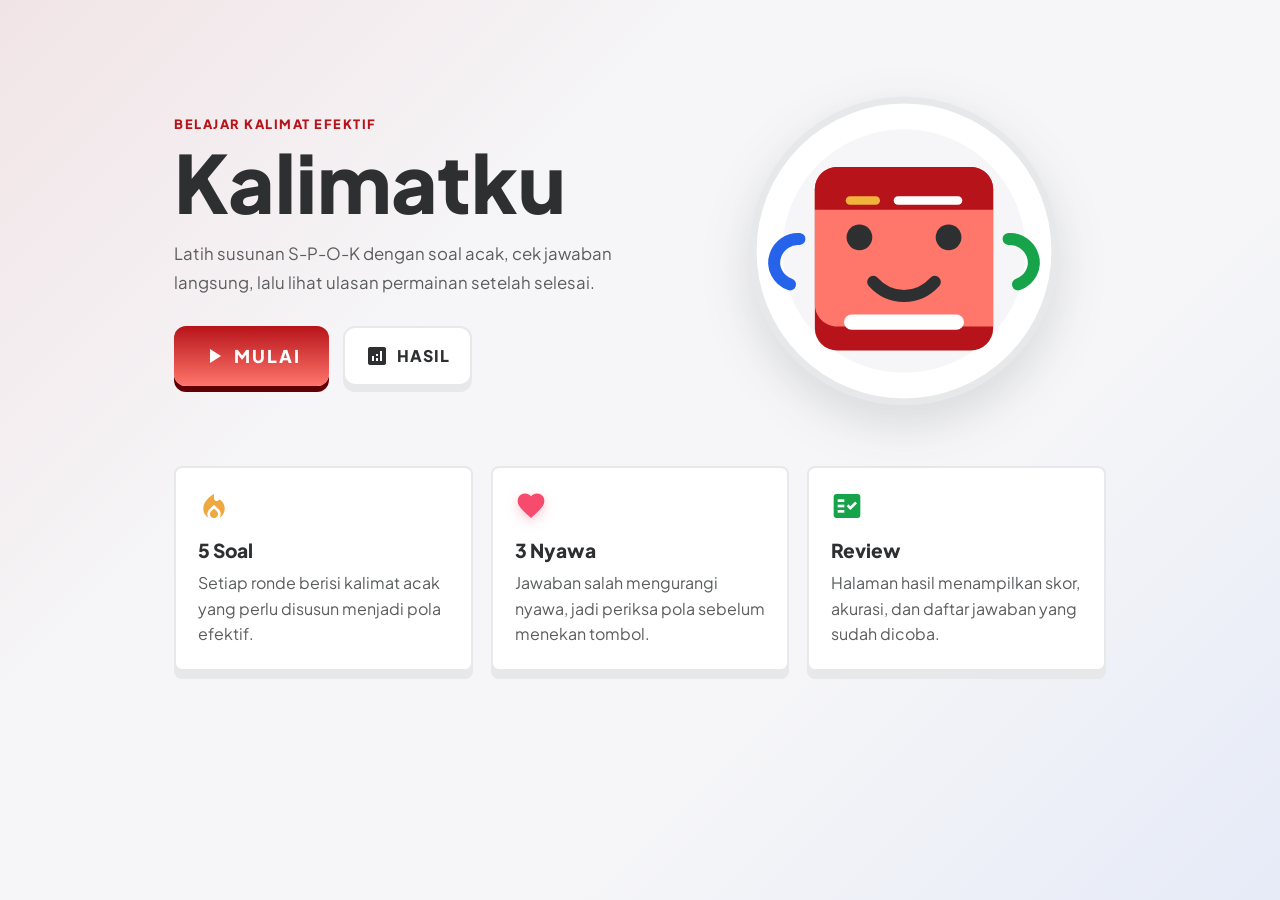
<file: index.html>
<!DOCTYPE html>
<html lang="id">
<head>
    <meta charset="utf-8" />
    <meta name="viewport" content="width=device-width, initial-scale=1.0" />
    <title>Kalimatku - Dashboard</title>

    <link href="https://fonts.googleapis.com/css2?family=Plus+Jakarta+Sans:wght@400;500;700;800&display=swap" rel="stylesheet" />
    <link href="https://fonts.googleapis.com/css2?family=Material+Symbols+Outlined:wght,FILL@100..700,0..1&display=swap" rel="stylesheet" />

    <link rel="stylesheet" href="assets/css/style.css">
</head>
<body class="dashboard-page">
    <main class="dashboard-shell">
        <section class="dashboard-hero">
            <div class="hero-copy">
                <p class="eyebrow">Belajar Kalimat Efektif</p>
                <h1>Kalimatku</h1>
                <p class="hero-desc">Latih susunan S-P-O-K dengan soal acak, cek jawaban langsung, lalu lihat ulasan permainan setelah selesai.</p>
                <div class="hero-actions">
                    <a class="btn-primary btn-link" href="ingame.html">
                        <span class="material-symbols-outlined">play_arrow</span>
                        MULAI
                    </a>
                    <a class="btn-secondary btn-link" href="result.html">
                        <span class="material-symbols-outlined">analytics</span>
                        HASIL
                    </a>
                </div>
            </div>
            <div class="hero-visual" aria-hidden="true">
                <img src="assets/img/mascot.svg" alt="" />
            </div>
        </section>

        <section class="dashboard-grid" aria-label="Ringkasan permainan">
            <article class="info-card">
                <span class="material-symbols-outlined info-icon icon-fire">local_fire_department</span>
                <h2>5 Soal</h2>
                <p>Setiap ronde berisi kalimat acak yang perlu disusun menjadi pola efektif.</p>
            </article>
            <article class="info-card">
                <span class="material-symbols-outlined info-icon icon-heart">favorite</span>
                <h2>3 Nyawa</h2>
                <p>Jawaban salah mengurangi nyawa, jadi periksa pola sebelum menekan tombol.</p>
            </article>
            <article class="info-card">
                <span class="material-symbols-outlined info-icon icon-green">fact_check</span>
                <h2>Review</h2>
                <p>Halaman hasil menampilkan skor, akurasi, dan daftar jawaban yang sudah dicoba.</p>
            </article>
        </section>
    </main>
    <script src="assets/js/page-transition.js"></script>
</body>
</html>
</file>
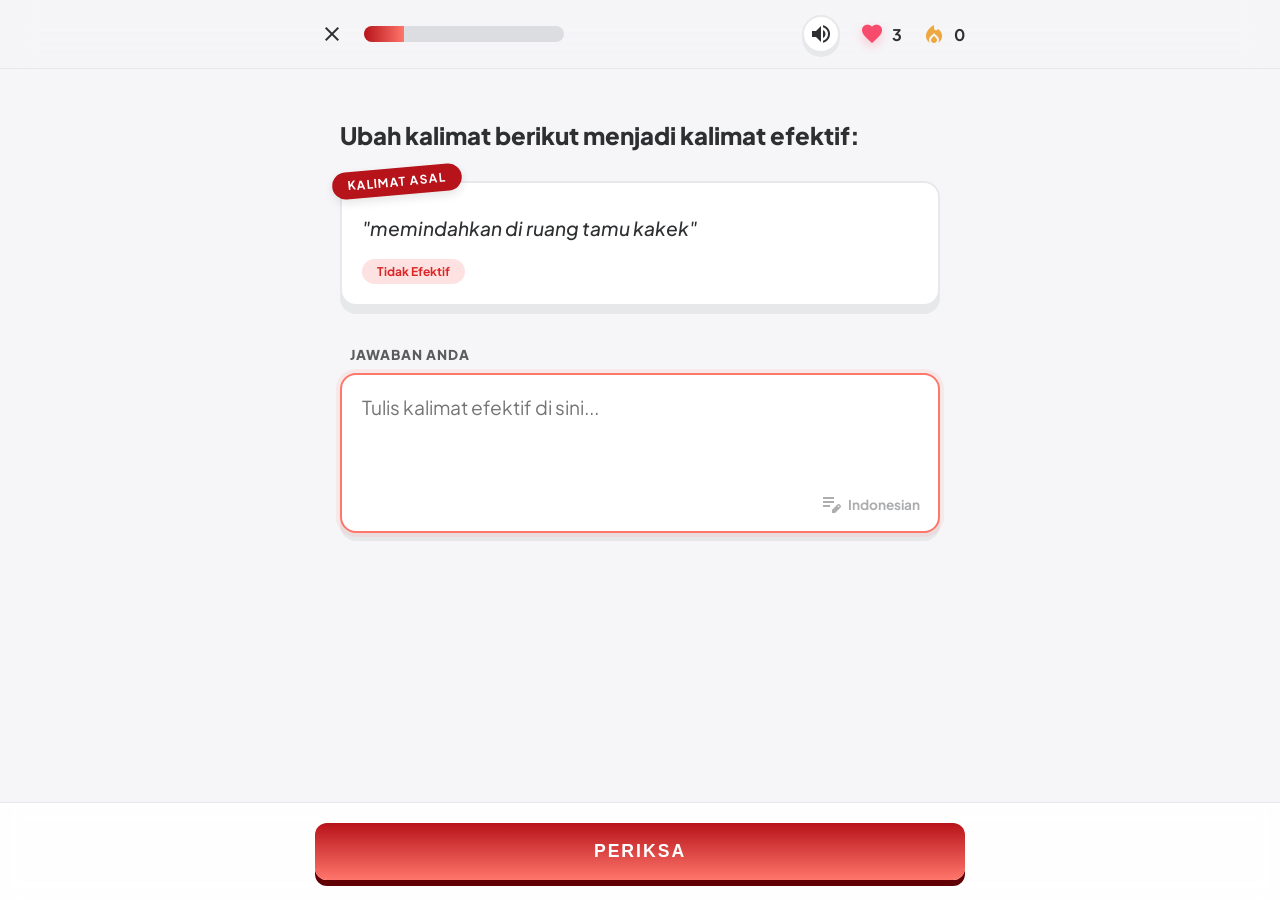
<file: ingame.html>
<!DOCTYPE html>
<html lang="id">
<head>
    <meta charset="utf-8" />
    <meta name="viewport" content="width=device-width, initial-scale=1.0" />
    <title>Kalimatku - Belajar Kalimat Efektif</title>
    
    <link href="https://fonts.googleapis.com/css2?family=Plus+Jakarta+Sans:wght@400;500;700;800&display=swap" rel="stylesheet" />
    <link href="https://fonts.googleapis.com/css2?family=Material+Symbols+Outlined:wght,FILL@100..700,0..1&display=swap" rel="stylesheet" />
    
    <link rel="stylesheet" href="assets/css/style.css">
</head>
<body>
    <header class="top-nav">
        <div class="nav-container">
            <div class="nav-left">
                <button id="btn-exit" class="btn-close material-symbols-outlined" title="Kembali ke dashboard">close</button>
                <div class="progress-container">
                    <div id="progress-bar" class="progress-fill"></div>
                </div>
            </div>
            <div class="nav-right">
                <button id="btn-audio" class="btn-audio material-symbols-outlined" type="button" title="Matikan suara">volume_up</button>
                <div class="stat-item">
                    <span class="material-symbols-outlined icon-heart">favorite</span>
                    <span id="lives-display">3</span>
                </div>
                <div class="stat-item">
                    <span class="material-symbols-outlined icon-fire">local_fire_department</span>
                    <span id="score-display">0</span>
                </div>
            </div>
        </div>
    </header>

    <main class="main-area">
        <h1 class="question-title">Ubah kalimat berikut menjadi kalimat efektif:</h1>
        
        <div class="prompt-card">
            <div class="badge-asal">KALIMAT ASAL</div>
            <p id="teks-soal" class="teks-soal">"..."</p>
            <div class="badge-status">Tidak Efektif</div>
        </div>

        <div class="input-section">
            <label for="answer-input">JAWABAN ANDA</label>
            <textarea id="answer-input" placeholder="Tulis kalimat efektif di sini..." rows="1" autofocus enterkeyhint="done"></textarea>
            <div class="input-footer">
                <span class="material-symbols-outlined">edit_note</span> Indonesian
            </div>
        </div>
    </main>

    <div id="feedback-drawer" class="feedback-drawer">
        <div class="drawer-container">
            <div class="feedback-info">
                <div id="feedback-icon-bg" class="icon-bg">
                    <span id="feedback-icon" class="material-symbols-outlined">check</span>
                </div>
                <div class="feedback-text">
                    <h3 id="feedback-title">Luar Biasa!</h3>
                    <p id="feedback-desc">Pola: S-P-O</p>
                </div>
            </div>
            <button id="btn-next" class="btn-action">LANJUT</button>
        </div>
    </div>

    <div class="bottom-bar">
        <div class="bottom-container">
            <button id="btn-check" class="btn-primary">PERIKSA</button>
        </div>
    </div>

    <script src="assets/js/dictionary.js"></script>
    <script src="assets/js/engine.js"></script>
    <script src="assets/js/main.js"></script>
    <script src="assets/js/page-transition.js"></script>
</body>
</html>
</file>
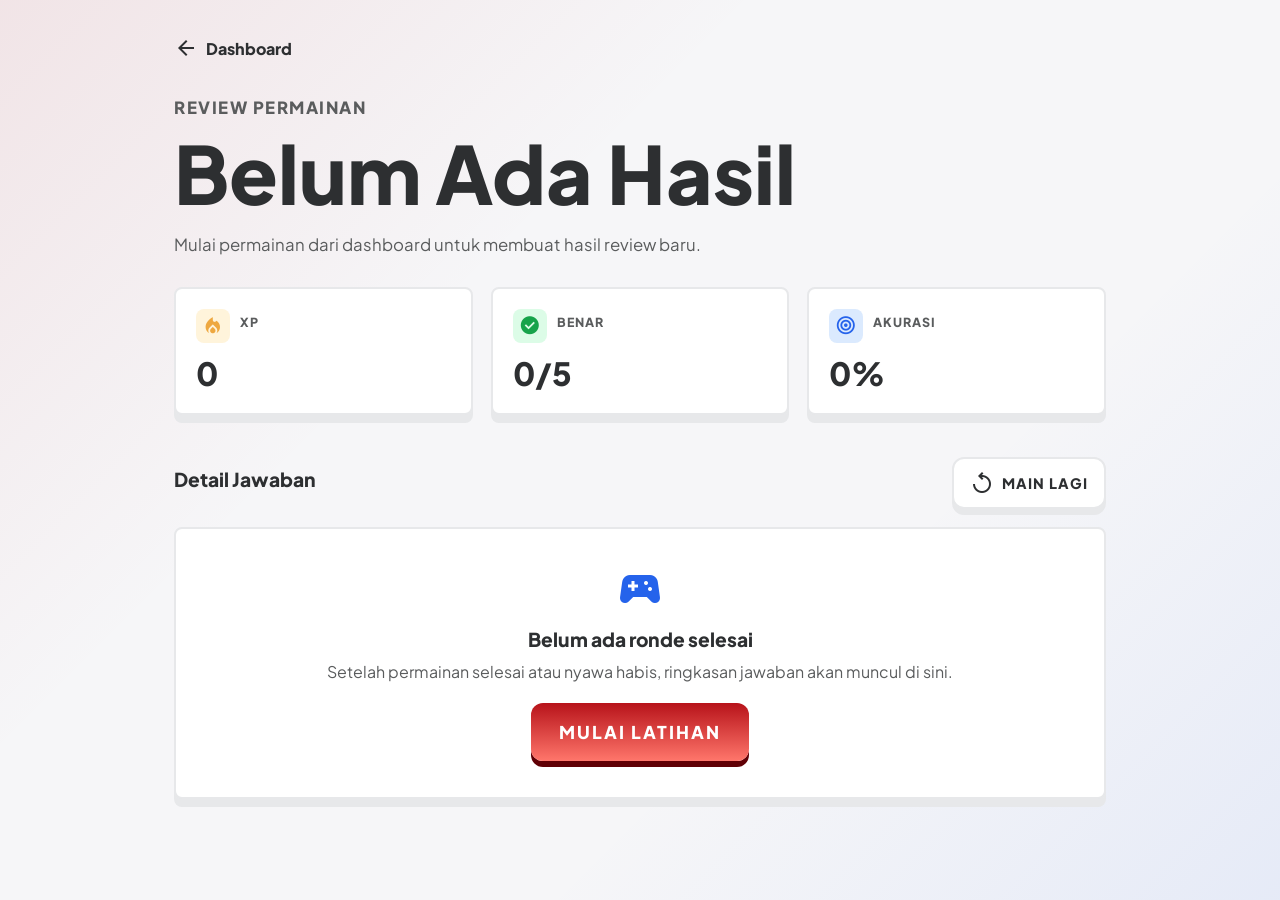
<file: result.html>
<!DOCTYPE html>
<html lang="id">
<head>
    <meta charset="utf-8" />
    <meta name="viewport" content="width=device-width, initial-scale=1.0" />
    <title>Kalimatku - Hasil Permainan</title>

    <link href="https://fonts.googleapis.com/css2?family=Plus+Jakarta+Sans:wght@400;500;700;800&display=swap" rel="stylesheet" />
    <link href="https://fonts.googleapis.com/css2?family=Material+Symbols+Outlined:wght,FILL@100..700,0..1&display=swap" rel="stylesheet" />

    <link rel="stylesheet" href="assets/css/style.css">
</head>
<body class="result-page">
    <main class="result-shell">
        <nav class="simple-nav">
            <a class="nav-back" href="index.html">
                <span class="material-symbols-outlined">arrow_back</span>
                Dashboard
            </a>
        </nav>

        <section class="result-header">
            <p class="eyebrow">Review Permainan</p>
            <h1 id="result-title">Hasil Latihan</h1>
            <p id="result-summary">Ringkasan permainan akan tampil setelah kamu menyelesaikan satu ronde.</p>
        </section>

        <section class="summary-grid" aria-label="Statistik hasil">
            <article class="summary-card">
                <div class="summary-heading">
                    <span class="summary-icon xp material-symbols-outlined">local_fire_department</span>
                    <span class="summary-label">XP</span>
                </div>
                <strong id="result-score">0</strong>
            </article>
            <article class="summary-card">
                <div class="summary-heading">
                    <span class="summary-icon correct material-symbols-outlined">check_circle</span>
                    <span class="summary-label">Benar</span>
                </div>
                <strong id="result-correct">0/5</strong>
            </article>
            <article class="summary-card">
                <div class="summary-heading">
                    <span class="summary-icon accuracy material-symbols-outlined">target</span>
                    <span class="summary-label">Akurasi</span>
                </div>
                <strong id="result-accuracy">0%</strong>
            </article>
        </section>

        <section class="review-section">
            <div class="section-heading">
                <h2>Detail Jawaban</h2>
                <a class="btn-secondary btn-link compact" href="ingame.html">
                    <span class="material-symbols-outlined">replay</span>
                    MAIN LAGI
                </a>
            </div>
            <div id="review-list" class="review-list"></div>
        </section>
    </main>

    <script src="assets/js/result.js"></script>
    <script src="assets/js/page-transition.js"></script>
</body>
</html>
</file>
<file: assets/css/style.css>
/* Variabel Warna Tema */
:root {
    --bg-main: #f6f6f8;
    --text-dark: #2d2f31;
    --text-muted: #5a5c5d;
    --border-color: #e7e8ea;
    
    --primary: #b7131a;
    --primary-light: #ff766b;
    --primary-shadow: #600005;
    
    --green-main: #16a34a;
    --green-bg: #dcfce7;
    --green-shadow: #166534;
    
    --red-main: #dc2626;
    --red-bg: #fee2e2;
    --red-shadow: #991b1b;

    --yellow-main: #f2b33d;
    --blue-main: #2563eb;
    --panel-bg: #ffffff;
}

* { margin: 0; padding: 0; box-sizing: border-box; }
body { font-family: 'Plus Jakarta Sans', sans-serif; background-color: var(--bg-main); color: var(--text-dark); overflow-x: hidden; }
.material-symbols-outlined { font-variation-settings: 'FILL' 1, 'wght' 400, 'GRAD' 0, 'opsz' 24; }

body::before {
    content: "";
    position: fixed;
    inset: 0;
    z-index: 999;
    pointer-events: none;
    background:
        radial-gradient(circle at 28% 24%, rgba(255, 118, 107, 0.18), transparent 34%),
        rgba(246, 246, 248, 0.92);
    opacity: 1;
    transform: scale(1);
    transition: opacity 280ms ease, transform 280ms ease;
}

body.page-ready::before {
    opacity: 0;
    transform: scale(1.03);
}

body.page-leaving::before {
    opacity: 1;
    transform: scale(1);
}

body.hot-streak::after {
    content: "";
    position: fixed;
    inset: 0;
    z-index: 55;
    pointer-events: none;
    background:
        radial-gradient(circle at 50% 18%, rgba(168, 85, 247, 0.18), transparent 32%),
        radial-gradient(circle at center, transparent 42%, rgba(88, 28, 135, 0.24) 100%);
    animation: purpleVignette 1.4s ease-in-out infinite alternate;
}

body > *:not(.feedback-drawer):not(.confetti-burst) {
    animation: pageEnter 320ms ease both;
}

body.page-leaving > *:not(.feedback-drawer):not(.confetti-burst) {
    animation: pageExit 280ms ease both;
}

@keyframes pageEnter {
    from {
        opacity: 0;
        transform: translateY(14px);
    }
    to {
        opacity: 1;
        transform: translateY(0);
    }
}

@keyframes pageExit {
    from {
        opacity: 1;
        transform: translateY(0);
    }
    to {
        opacity: 0;
        transform: translateY(-10px);
    }
}

@media (prefers-reduced-motion: reduce) {
    body::before {
        display: none;
    }

    body > *:not(.feedback-drawer):not(.confetti-burst),
    body.page-leaving > *:not(.feedback-drawer):not(.confetti-burst) {
        animation: none;
    }
}

/* === Navigation Bar === */
.top-nav { position: fixed; top: 0; width: 100%; background: rgba(246, 246, 248, 0.8); backdrop-filter: blur(16px); border-bottom: 1px solid var(--border-color); z-index: 50; padding: 15px 25px; display: flex; justify-content: center; }
.nav-container { width: 100%; max-width: 650px; display: flex; justify-content: space-between; align-items: center; }
.nav-left { display: flex; align-items: center; gap: 15px; flex: 1; }
.btn-close { background: none; border: none; cursor: pointer; color: var(--text-dark); border-radius: 50%; padding: 5px; transition: background-color 0.2s ease, color 0.2s ease, transform 0.2s ease; }
.btn-close:hover { background: var(--border-color); color: var(--primary); transform: rotate(90deg) scale(1.08); }

.progress-container { height: 16px; width: 100%; max-width: 200px; background: #dbdde0; border-radius: 10px; overflow: hidden; }
.progress-fill { height: 100%; width: 0%; background: linear-gradient(to right, var(--primary), var(--primary-light)); transition: width 0.3s ease; }

.nav-right { display: flex; align-items: center; gap: 20px; }
.stat-item { display: flex; align-items: center; gap: 8px; font-weight: bold; }
.btn-audio {
    width: 38px;
    height: 38px;
    border: 2px solid var(--border-color);
    border-radius: 50%;
    background: white;
    color: var(--text-dark);
    cursor: pointer;
    box-shadow: 0 4px 0 var(--border-color);
    transition: transform 0.18s ease, box-shadow 0.18s ease, color 0.18s ease, border-color 0.18s ease;
}
.btn-audio:hover {
    border-color: var(--primary-light);
    color: var(--primary);
    transform: translateY(-2px);
    box-shadow: 0 6px 0 var(--border-color), 0 10px 18px rgba(45, 47, 49, 0.08);
}
.btn-audio:active {
    transform: translateY(4px);
    box-shadow: none;
}
.btn-audio.muted {
    color: var(--text-muted);
    background: var(--bg-main);
}
.icon-heart { color: #f74b6d; filter: drop-shadow(0 4px 6px rgba(247, 75, 109, 0.3)); transform-origin: center; }
.icon-fire { color: #eea840; transform-origin: center bottom; transition: color 0.25s ease, filter 0.25s ease, transform 0.25s ease; }
.icon-fire.streak-glow {
    color: #ff8a00;
    filter:
        drop-shadow(0 0 7px rgba(255, 138, 0, 0.7))
        drop-shadow(0 0 16px rgba(242, 179, 61, 0.75));
    animation: fireGlow 1.1s ease-in-out infinite alternate;
}
.icon-fire.fire-pop {
    animation: firePop 520ms ease both;
}
.icon-fire.streak-glow.fire-pop {
    animation: firePop 520ms ease both, fireGlow 1.1s ease-in-out 520ms infinite alternate;
}
.icon-fire.streak-purple {
    color: #a855f7;
    filter:
        drop-shadow(0 0 8px rgba(168, 85, 247, 0.82))
        drop-shadow(0 0 20px rgba(126, 34, 206, 0.72));
    animation: purpleFireGlow 950ms ease-in-out infinite alternate;
}
.icon-fire.streak-purple.fire-pop {
    animation: firePop 520ms ease both, purpleFireGlow 950ms ease-in-out 520ms infinite alternate;
}
.icon-heart.heart-hurt {
    animation: heartHurt 620ms ease both;
}

/* === Main Content === */
.main-area { width: 100%; max-width: 650px; margin: 0 auto; padding: 120px 25px 150px; }
.question-title { font-size: 1.5rem; font-weight: 800; margin-bottom: 30px; line-height: 1.3; }

/* Prompt Card */
.prompt-card { background: white; border: 2px solid var(--border-color); border-radius: 16px; padding: 30px 20px 20px; position: relative; box-shadow: 0 8px 0 var(--border-color); margin-bottom: 40px; }
.badge-asal { position: absolute; top: -15px; left: -10px; transform: rotate(-5deg); background: var(--primary); color: white; padding: 6px 15px; border-radius: 20px; font-size: 0.75rem; font-weight: bold; letter-spacing: 1px; box-shadow: 0 4px 10px rgba(0,0,0,0.1); }
.teks-soal { font-size: 1.2rem; font-weight: 500; font-style: italic; line-height: 1.6; margin-bottom: 15px; }
.badge-status { display: inline-block; background: #fee2e2; color: var(--red-main); padding: 5px 15px; border-radius: 15px; font-size: 0.75rem; font-weight: bold; }

/* Input Section */
.input-section { position: relative; }
.input-section label { display: block; font-size: 0.85rem; font-weight: 800; color: var(--text-muted); margin-bottom: 10px; margin-left: 10px; letter-spacing: 1px; }
#answer-input { width: 100%; min-height: 160px; background: white; border: 2px solid var(--border-color); border-radius: 16px; padding: 20px; font-size: 1.2rem; font-family: inherit; color: var(--text-dark); resize: none; box-shadow: 0 8px 0 var(--border-color); outline: none; transition: 0.2s; }
#answer-input:focus { border-color: var(--primary-light); box-shadow: 0 0 0 4px rgba(255, 118, 107, 0.1), 0 8px 0 var(--border-color); }
.input-footer { position: absolute; bottom: 20px; right: 20px; font-size: 0.85rem; font-weight: bold; color: #acadaf; display: flex; align-items: center; gap: 5px; }
.input-section.answer-shake {
    animation: answerShake 420ms ease both;
}

.input-section.answer-shake #answer-input {
    border-color: var(--red-main);
    box-shadow: 0 0 0 4px rgba(220, 38, 38, 0.1), 0 8px 0 var(--red-bg);
}

/* === Bottom Bar & Button === */
.bottom-bar { position: fixed; bottom: 0; width: 100%; background: rgba(255, 255, 255, 0.9); backdrop-filter: blur(10px); border-top: 1px solid var(--border-color); padding: 20px 25px; z-index: 40; display: flex; justify-content: center; }
.bottom-container { width: 100%; max-width: 650px; }
.btn-primary { width: 100%; background: linear-gradient(to bottom, var(--primary), var(--primary-light)); color: white; border: none; padding: 18px; border-radius: 12px; font-size: 1.1rem; font-weight: 800; letter-spacing: 2px; box-shadow: 0 6px 0 var(--primary-shadow); cursor: pointer; transition: transform 0.18s ease, box-shadow 0.18s ease, filter 0.18s ease; }
.btn-primary:hover:not(:disabled) { filter: brightness(1.08); transform: translateY(-3px); box-shadow: 0 9px 0 var(--primary-shadow), 0 14px 24px rgba(183, 19, 26, 0.24); }
.btn-primary:active, .btn-action:active { transform: translateY(6px); box-shadow: none; }
.btn-primary:disabled { opacity: 0.5; cursor: not-allowed; box-shadow: 0 6px 0 var(--text-muted); background: var(--text-muted); transform: none; }

/* === Feedback Drawer (Animasi Laci Bawah) === */
.feedback-drawer { position: fixed; bottom: 0; left: 0; width: 100%; background: white; border-top: 2px solid var(--border-color); padding: 25px; z-index: 60; transform: translateY(100%); transition: transform 0.4s cubic-bezier(0.4, 0, 0.2, 1); }
.feedback-drawer.show { transform: translateY(0); }
.drawer-container { width: 100%; max-width: 650px; margin: 0 auto; display: flex; justify-content: space-between; align-items: center; }
.feedback-info { display: flex; align-items: center; gap: 15px; }
.icon-bg { width: 55px; height: 55px; border-radius: 50%; display: flex; align-items: center; justify-content: center; }
.feedback-text h3 { font-size: 1.4rem; font-weight: 900; margin-bottom: 5px; }
.feedback-text p { font-size: 1rem; font-weight: 600; }
.btn-action { padding: 15px 35px; border-radius: 12px; font-weight: 900; letter-spacing: 1px; border: none; cursor: pointer; color: white; transition: transform 0.18s ease, box-shadow 0.18s ease, filter 0.18s ease; }

/* Theme Benar */
.feedback-drawer.theme-correct { background: var(--green-bg); border-top-color: var(--green-main); }
.theme-correct .icon-bg { background: white; color: var(--green-main); }
.theme-correct h3, .theme-correct p { color: var(--green-shadow); }
.theme-correct .btn-action { background: var(--green-main); box-shadow: 0 6px 0 var(--green-shadow); }
.theme-correct .btn-action:hover { filter: brightness(1.06); transform: translateY(-3px); box-shadow: 0 9px 0 var(--green-shadow), 0 14px 24px rgba(22, 163, 74, 0.22); }

/* Theme Salah */
.feedback-drawer.theme-wrong { background: var(--red-bg); border-top-color: var(--red-main); }
.theme-wrong .icon-bg { background: white; color: var(--red-main); }
.theme-wrong h3, .theme-wrong p { color: var(--red-shadow); }
.theme-wrong .btn-action { background: var(--red-main); box-shadow: 0 6px 0 var(--red-shadow); }
.theme-wrong .btn-action:hover { filter: brightness(1.06); transform: translateY(-3px); box-shadow: 0 9px 0 var(--red-shadow), 0 14px 24px rgba(220, 38, 38, 0.22); }

/* === Answer Effects === */
.confetti-burst {
    position: fixed;
    left: 50%;
    top: 34%;
    width: 1px;
    height: 1px;
    pointer-events: none;
    z-index: 90;
}

.confetti-burst span {
    position: absolute;
    width: 9px;
    height: 14px;
    border-radius: 2px;
    opacity: 0;
    transform: translate(-50%, -50%) rotate(0deg);
    animation: confettiFly 950ms cubic-bezier(0.16, 0.86, 0.38, 1) forwards;
}

@keyframes heartHurt {
    0% { transform: scale(1); color: #f74b6d; }
    16% { transform: scale(1.25) rotate(-12deg); color: var(--red-main); }
    32% { transform: scale(0.82) rotate(10deg); }
    48% { transform: scale(1.12) rotate(-8deg); }
    64% { transform: scale(0.92) rotate(6deg); filter: drop-shadow(0 0 12px rgba(220, 38, 38, 0.65)); }
    100% { transform: scale(1); color: #f74b6d; }
}

@keyframes firePop {
    0% { transform: scale(1) rotate(0deg); }
    38% { transform: scale(1.35) rotate(-8deg); }
    68% { transform: scale(0.95) rotate(5deg); }
    100% { transform: scale(1) rotate(0deg); }
}

@keyframes fireGlow {
    from {
        transform: translateY(0) scale(1);
        filter:
            drop-shadow(0 0 6px rgba(255, 138, 0, 0.65))
            drop-shadow(0 0 13px rgba(242, 179, 61, 0.65));
    }
    to {
        transform: translateY(-1px) scale(1.08);
        filter:
            drop-shadow(0 0 10px rgba(255, 138, 0, 0.9))
            drop-shadow(0 0 22px rgba(242, 179, 61, 0.9));
    }
}

@keyframes purpleFireGlow {
    from {
        transform: translateY(0) scale(1.06);
        filter:
            drop-shadow(0 0 8px rgba(168, 85, 247, 0.78))
            drop-shadow(0 0 18px rgba(126, 34, 206, 0.68));
    }
    to {
        transform: translateY(-2px) scale(1.16);
        filter:
            drop-shadow(0 0 13px rgba(216, 180, 254, 0.95))
            drop-shadow(0 0 28px rgba(126, 34, 206, 0.9));
    }
}

@keyframes purpleVignette {
    from { opacity: 0.62; }
    to { opacity: 0.92; }
}

@keyframes answerShake {
    0%, 100% { transform: translateX(0); }
    15% { transform: translateX(-10px); }
    30% { transform: translateX(9px); }
    45% { transform: translateX(-7px); }
    60% { transform: translateX(5px); }
    75% { transform: translateX(-3px); }
}

@keyframes confettiFly {
    0% {
        opacity: 0;
        transform: translate(-50%, -50%) scale(0.4) rotate(0deg);
    }
    12% {
        opacity: 1;
    }
    72% {
        opacity: 1;
    }
    100% {
        opacity: 0;
        transform: translate(calc(-50% + var(--x)), calc(-50% + var(--y) + 90px)) scale(1) rotate(var(--r));
    }
}

@media (prefers-reduced-motion: reduce) {
    .icon-fire.streak-glow,
    .icon-fire.fire-pop,
    .icon-fire.streak-glow.fire-pop,
    .icon-fire.streak-purple,
    .icon-fire.streak-purple.fire-pop,
    .icon-heart.heart-hurt,
    .input-section.answer-shake,
    .confetti-burst span,
    body.hot-streak::after {
        animation: none;
    }

    .confetti-burst {
        display: none;
    }
}

/* === Dashboard & Result Pages === */
.dashboard-page,
.result-page {
    min-height: 100vh;
    background:
        linear-gradient(135deg, rgba(183, 19, 26, 0.08), transparent 35%),
        linear-gradient(315deg, rgba(37, 99, 235, 0.08), transparent 34%),
        var(--bg-main);
}

.dashboard-shell,
.result-shell {
    width: 100%;
    max-width: 980px;
    margin: 0 auto;
    padding: 36px 24px 56px;
}

.dashboard-hero {
    min-height: 430px;
    display: grid;
    grid-template-columns: minmax(0, 1.1fr) minmax(280px, 0.9fr);
    align-items: center;
    gap: 36px;
}

.eyebrow {
    color: var(--primary);
    font-size: 0.8rem;
    font-weight: 900;
    letter-spacing: 1.5px;
    text-transform: uppercase;
    margin-bottom: 10px;
}

.hero-copy h1,
.result-header h1 {
    font-size: clamp(2.4rem, 7vw, 5rem);
    line-height: 1;
    font-weight: 900;
    margin-bottom: 18px;
}

.hero-desc,
.result-header p {
    color: var(--text-muted);
    font-size: 1.05rem;
    line-height: 1.7;
    max-width: 600px;
}

.hero-actions,
.section-heading,
.simple-nav,
.review-topline {
    display: flex;
    align-items: center;
}

.hero-actions {
    gap: 14px;
    margin-top: 28px;
    flex-wrap: wrap;
}

.btn-link {
    display: inline-flex;
    align-items: center;
    justify-content: center;
    gap: 8px;
    text-decoration: none;
}

.hero-actions .btn-primary {
    width: auto;
    padding-inline: 28px;
}

.btn-secondary {
    background: var(--panel-bg);
    color: var(--text-dark);
    border: 2px solid var(--border-color);
    padding: 16px 20px;
    border-radius: 12px;
    font-size: 1rem;
    font-weight: 900;
    letter-spacing: 1px;
    box-shadow: 0 6px 0 var(--border-color);
    cursor: pointer;
    transition: transform 0.18s ease, box-shadow 0.18s ease, border-color 0.18s ease, color 0.18s ease;
}

.btn-secondary:hover {
    border-color: var(--primary-light);
    color: var(--primary);
    transform: translateY(-3px);
    box-shadow: 0 9px 0 var(--border-color), 0 14px 24px rgba(45, 47, 49, 0.1);
}

.btn-secondary:active {
    transform: translateY(6px);
    box-shadow: none;
}

.hero-visual {
    width: 100%;
    aspect-ratio: 1;
    display: flex;
    align-items: center;
    justify-content: center;
}

.hero-visual img {
    width: min(100%, 360px);
    height: auto;
    filter: drop-shadow(0 18px 24px rgba(45, 47, 49, 0.14));
}

.dashboard-grid,
.summary-grid {
    display: grid;
    grid-template-columns: repeat(3, minmax(0, 1fr));
    gap: 18px;
}

.info-card,
.summary-card,
.review-card,
.empty-review {
    background: var(--panel-bg);
    border: 2px solid var(--border-color);
    border-radius: 8px;
    box-shadow: 0 8px 0 var(--border-color);
}

.info-card {
    padding: 22px;
}

.info-icon {
    font-size: 2rem;
    margin-bottom: 16px;
}

.icon-green {
    color: var(--green-main);
}

.info-card h2,
.review-section h2,
.empty-review h3 {
    font-size: 1.2rem;
    font-weight: 900;
    margin-bottom: 8px;
}

.info-card p,
.empty-review p {
    color: var(--text-muted);
    line-height: 1.6;
}

.simple-nav {
    justify-content: space-between;
    margin-bottom: 34px;
}

.nav-back {
    display: inline-flex;
    align-items: center;
    gap: 8px;
    color: var(--text-dark);
    font-weight: 800;
    text-decoration: none;
    transition: color 0.18s ease, transform 0.18s ease;
}

.nav-back:hover {
    color: var(--primary);
    transform: translateX(-4px);
}

.btn-link .material-symbols-outlined,
.nav-back .material-symbols-outlined {
    transition: transform 0.18s ease;
}

.btn-link:hover .material-symbols-outlined {
    transform: scale(1.12);
}

.nav-back:hover .material-symbols-outlined {
    transform: translateX(-2px);
}

.result-header {
    margin-bottom: 28px;
}

.summary-grid {
    margin-bottom: 42px;
}

.summary-card {
    padding: 20px;
}

.summary-heading {
    display: flex;
    align-items: center;
    gap: 10px;
    margin-bottom: 10px;
}

.summary-icon {
    width: 34px;
    height: 34px;
    border-radius: 8px;
    display: inline-flex;
    align-items: center;
    justify-content: center;
    font-size: 1.35rem;
}

.summary-icon.xp {
    color: #eea840;
    background: #fff4db;
}

.summary-icon.correct {
    color: var(--green-main);
    background: var(--green-bg);
}

.summary-icon.accuracy {
    color: var(--blue-main);
    background: #dbeafe;
}

.summary-label {
    display: block;
    color: var(--text-muted);
    font-size: 0.78rem;
    font-weight: 900;
    letter-spacing: 1px;
    text-transform: uppercase;
    margin-bottom: 8px;
}

.summary-card strong {
    font-size: 2rem;
    font-weight: 900;
}

.section-heading {
    justify-content: space-between;
    gap: 16px;
    margin-bottom: 18px;
}

.compact {
    padding: 12px 16px;
    font-size: 0.9rem;
}

.review-list {
    display: grid;
    gap: 16px;
}

.review-card {
    padding: 20px;
}

.review-card.correct {
    border-color: rgba(22, 163, 74, 0.35);
}

.review-card.wrong {
    border-color: rgba(220, 38, 38, 0.35);
}

.review-topline {
    justify-content: space-between;
    gap: 12px;
    margin-bottom: 14px;
}

.review-number {
    color: var(--text-muted);
    font-weight: 900;
    font-size: 0.85rem;
    letter-spacing: 1px;
    text-transform: uppercase;
}

.review-status {
    display: inline-flex;
    align-items: center;
    gap: 6px;
    font-weight: 900;
}

.correct .review-status {
    color: var(--green-main);
}

.wrong .review-status {
    color: var(--red-main);
}

.review-prompt {
    font-size: 1.05rem;
    font-weight: 800;
    line-height: 1.5;
    margin-bottom: 16px;
}

.review-meta {
    display: grid;
    grid-template-columns: repeat(auto-fit, minmax(140px, 1fr));
    gap: 12px;
}

.review-meta div {
    background: var(--bg-main);
    border-radius: 8px;
    padding: 12px;
}

.review-meta dt {
    color: var(--text-muted);
    font-size: 0.72rem;
    font-weight: 900;
    letter-spacing: 1px;
    text-transform: uppercase;
    margin-bottom: 6px;
}

.review-meta dd {
    font-weight: 800;
    line-height: 1.4;
    overflow-wrap: anywhere;
}

.empty-review {
    text-align: center;
    padding: 36px 22px;
}

.empty-review .material-symbols-outlined {
    color: var(--blue-main);
    font-size: 3rem;
    margin-bottom: 14px;
}

.empty-review .btn-primary {
    width: auto;
    margin-top: 18px;
    padding-inline: 28px;
}

@media (max-width: 760px) {
    .dashboard-shell,
    .result-shell {
        padding: 28px 18px 44px;
    }

    .dashboard-hero {
        min-height: auto;
        grid-template-columns: 1fr;
        gap: 18px;
        padding-bottom: 28px;
    }

    .hero-copy h1,
    .result-header h1 {
        font-size: 3rem;
    }

    .hero-visual {
        aspect-ratio: auto;
    }

    .hero-visual img {
        width: min(78vw, 280px);
    }

    .dashboard-grid,
    .summary-grid,
    .review-meta {
        grid-template-columns: 1fr;
    }

    .section-heading,
    .review-topline {
        align-items: flex-start;
        flex-direction: column;
    }

    .btn-primary,
    .btn-secondary {
        width: 100%;
    }
}
</file>
